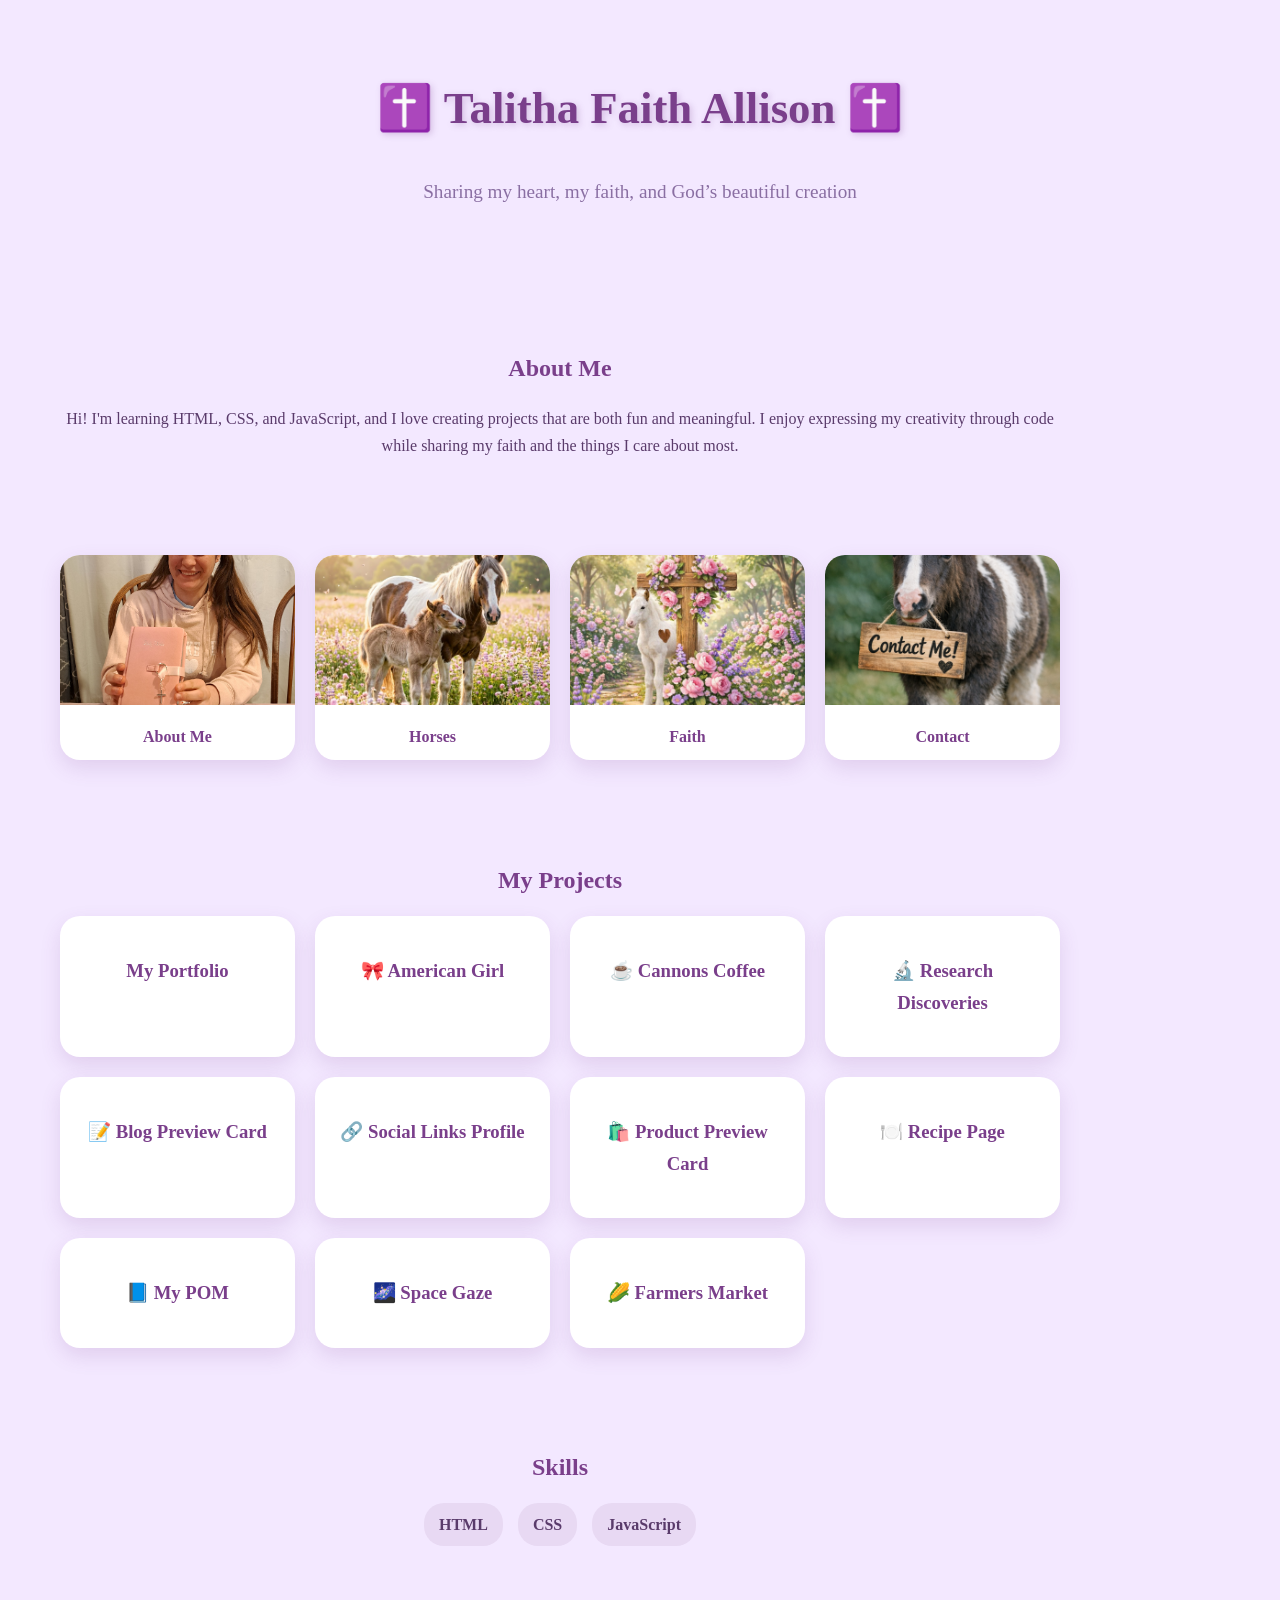
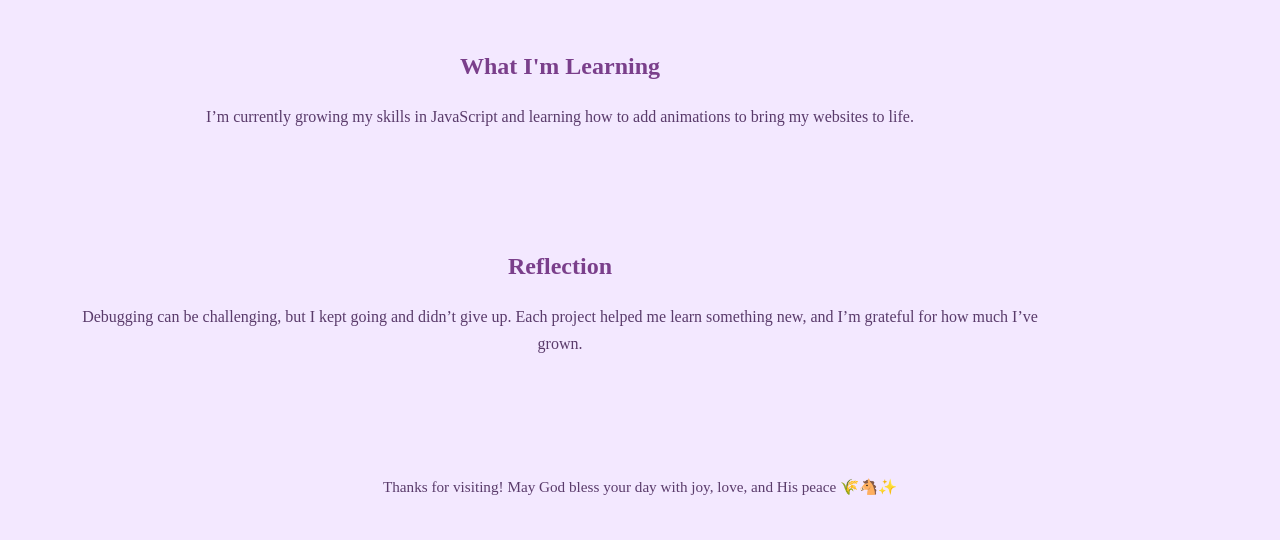
<file: index.html>
<!DOCTYPE html>
<html lang="en">

<head>
  <meta charset="UTF-8">
  <meta name="viewport" content="width=device-width, initial-scale=1.0">
  <title>Home | Talitha Faith Allison</title>

  <!-- Favicon -->
  <link rel="icon" type="image/x-icon" href="images/Serene cross in pastel clouds.png">

  <!-- Styles -->
  <link rel="stylesheet" href="css/styles.css">
</head>

<body>

<header>
  <h1 class="main-title">✝️ Talitha Faith Allison ✝️</h1>
  <p class="subtitle">Sharing my heart, my faith, and God’s beautiful creation</p>
</header>

<!-- About -->
<section id="about">
  <h2>About Me</h2>
  <p>
    Hi! I'm learning HTML, CSS, and JavaScript, and I love creating projects that are both fun and meaningful.
    I enjoy expressing my creativity through code while sharing my faith and the things I care about most.
  </p>
</section>

<!-- Navigation Cards -->
<section class="navigation">
  <div class="link-buttons">

    <a href="about.html" class="link-card">
      <img src="images/20260301_145327.jpg" alt="About Me">
      <span>About Me</span>
    </a>

    <a href="horse.html" class="link-card">
      <img src="images/Copilot_20260408_103343.png" alt="Horses">
      <span>Horses</span>
    </a>

    <a href="faith.html" class="link-card">
      <img src="images/Copilot_20260408_104647.png" alt="Faith">
      <span>Faith</span>
    </a>

    <a href="contact.html" class="link-card">
      <img src="images/Copilot_20260408_102014.png" alt="Contact">
      <span>Contact</span>
    </a>

  </div>
</section>

<!-- Projects -->
<section>
  <h2>My Projects</h2>

  <div class="card-container">

    <div class="card">
      <h3><a href="https://tali-allison.github.io/portfolio/" target="_blank">My Portfolio</a></h3>
    </div>

    <div class="card">
      <h3><a href="https://tali-allison.github.io/american-girl/" target="_blank">🎀 American Girl</a></h3>
    </div>

    <div class="card">
      <h3><a href="https://tali-allison.github.io/cannons-cafe-latte/" target="_blank">☕ Cannons Coffee</a></h3>
    </div>

    <div class="card">
      <h3><a href="https://tali-allison.github.io/research-discoveries/" target="_blank">🔬 Research Discoveries</a>
      </h3>
    </div>

    <div class="card">
      <h3><a href="https://tali-allison.github.io/blog-preview-card-main/" target="_blank">📝 Blog Preview Card</a>
      </h3>
    </div>

    <div class="card">
      <h3><a href="https://tali-allison.github.io/social-links-profile-main/" target="_blank">🔗 Social Links
          Profile</a></h3>
    </div>

    <div class="card">
      <h3><a href="https://tali-allison.github.io/product-preview-card-component-main/" target="_blank">🛍️ Product
          Preview Card</a></h3>
    </div>

    <div class="card">
      <h3><a href="https://tali-allison.github.io/recipe-page-main/" target="_blank">🍽️ Recipe Page</a></h3>
    </div>

    <div class="card">
      <h3><a href="https://tali-allison.github.io/POM/" target="_blank">📘 My POM</a></h3>
    </div>

    <div class="card">
      <h3><a href="https://tali-allison.github.io/space-gaze/" target="_blank">🌌 Space Gaze</a></h3>
    </div>

    <div class="card">
      <h3><a href="https://tali-allison.github.io/farmers-market/" target="_blank">🌽 Farmers Market</a></h3>
    </div>

  </div>
</section>

<!-- Skills -->
<section class="skills">
  <h2>Skills</h2>
  <div class="skill-list">
    <span>HTML</span>
    <span>CSS</span>
    <span>JavaScript</span>
  </div>
</section>

<!-- Learning -->
<section>
  <h2>What I'm Learning</h2>
  <p>
    I’m currently growing my skills in JavaScript and learning how to add animations to bring my websites to life.
  </p>
</section>

<!-- Reflection -->
<section>
  <h2>Reflection</h2>
  <p>
    Debugging can be challenging, but I kept going and didn’t give up. Each project helped me learn something new,
    and I’m grateful for how much I’ve grown.
  </p>
</section>

<!-- Footer -->
<footer>
  <p>Thanks for visiting! May God bless your day with joy, love, and His peace 🌾🐴✨</p>
</footer>

</body>

</html>
</file>
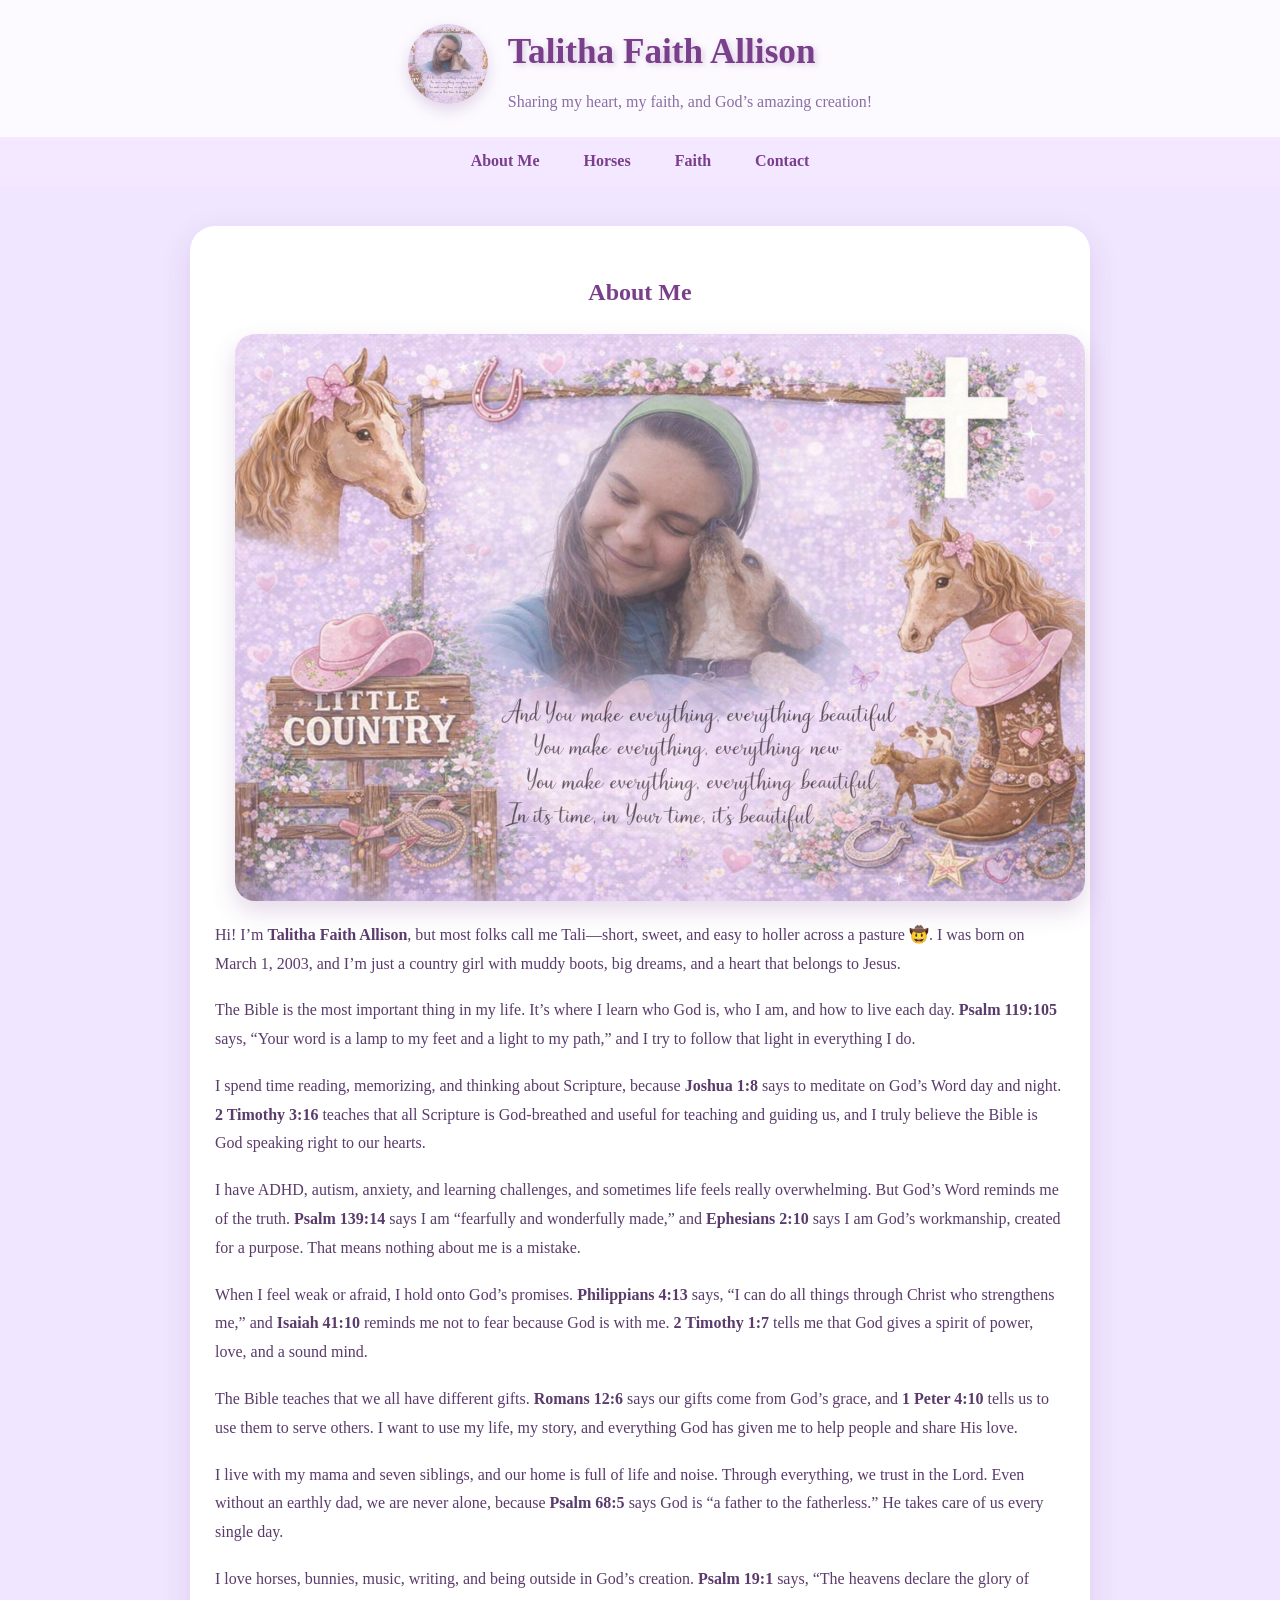
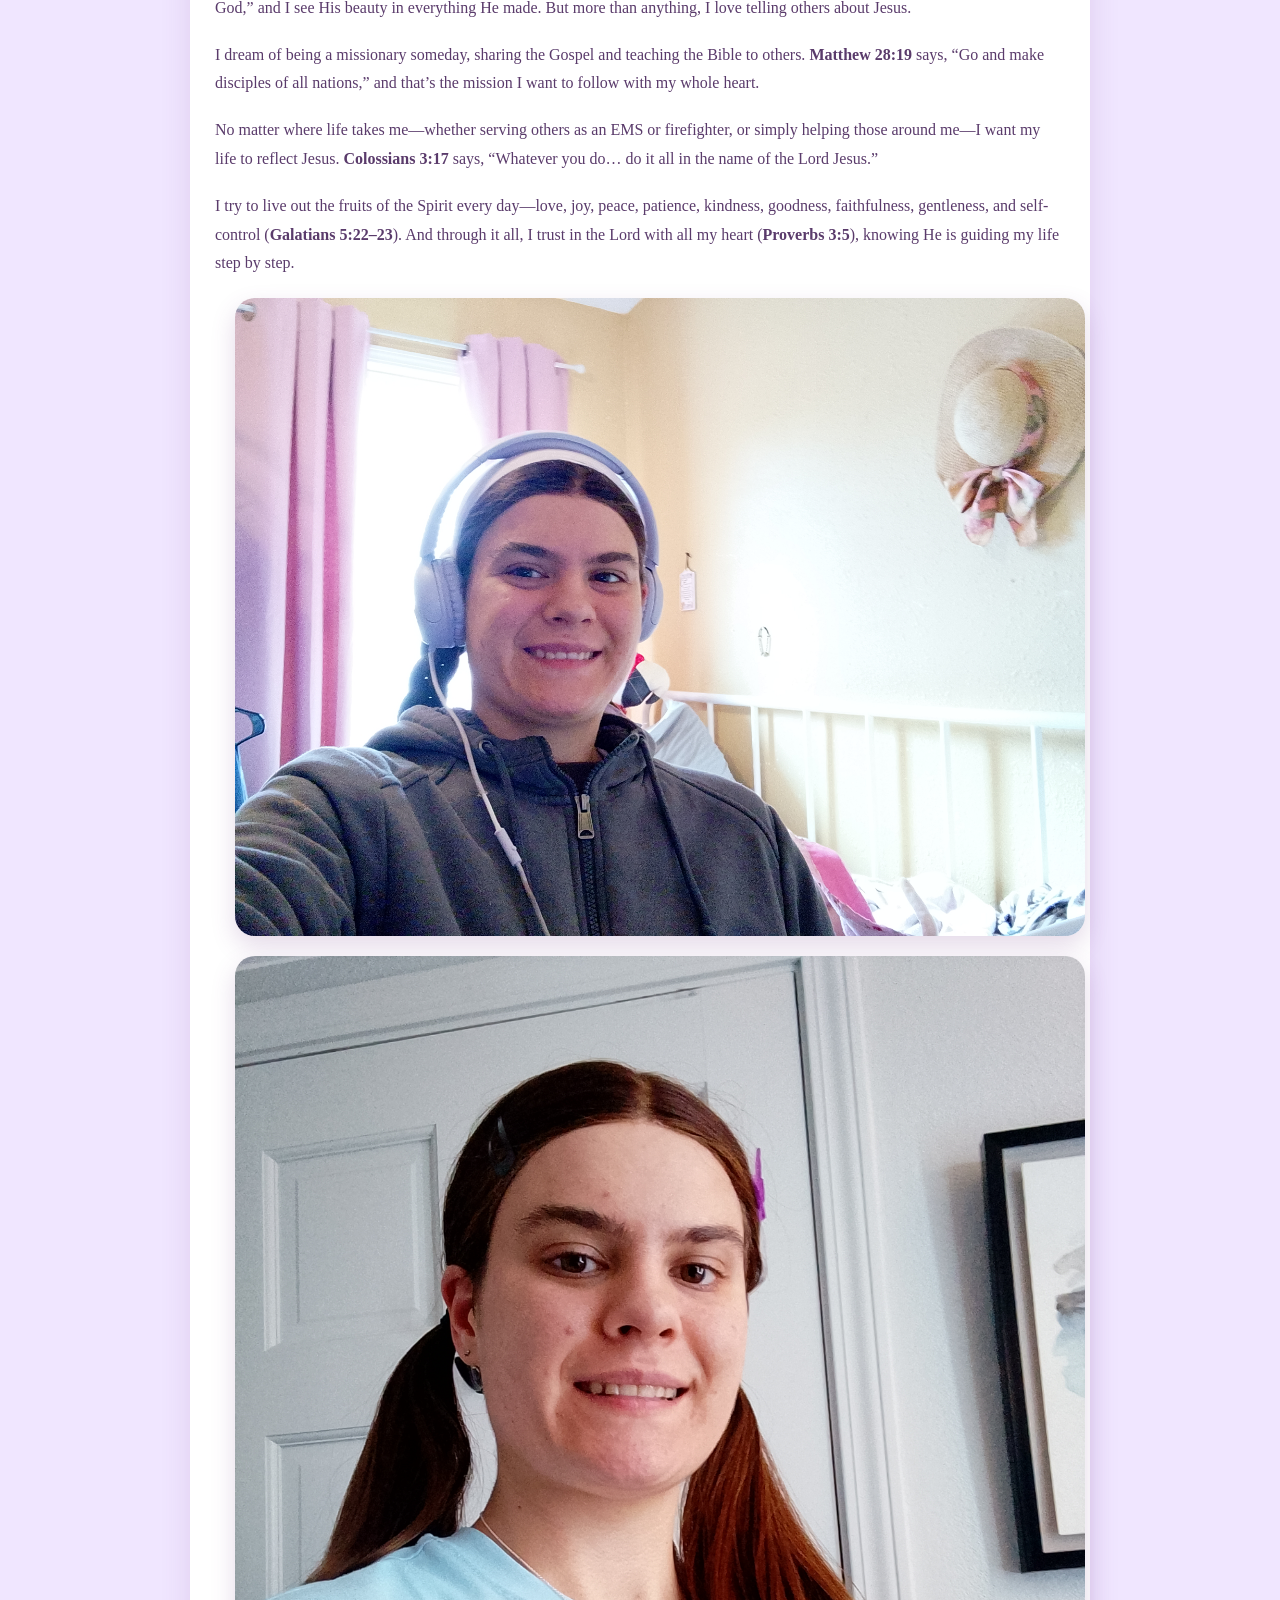
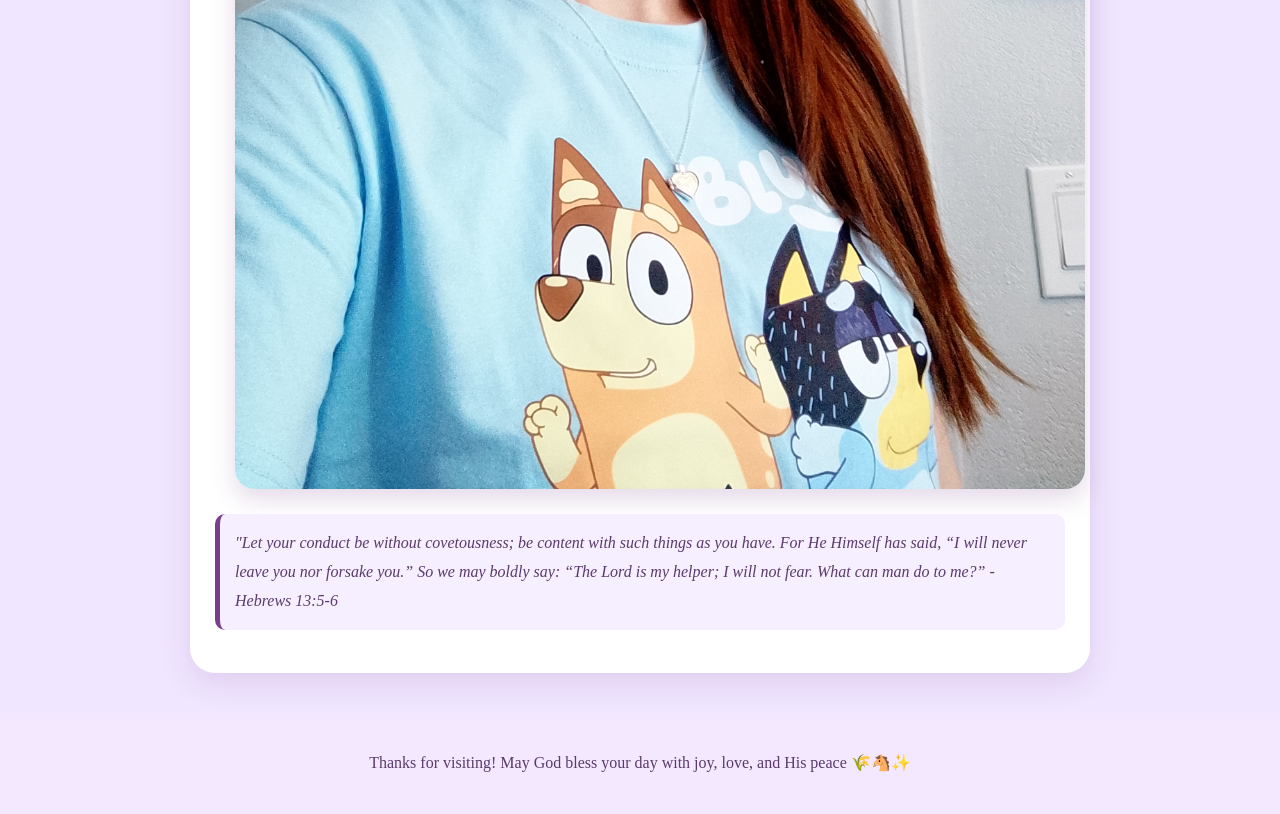
<file: about.html>
<!DOCTYPE html>
<html lang="en">
<head>
    <meta charset="UTF-8">
    <meta name="viewport" content="width=device-width, initial-scale=1.0">
    <title>About</title>
     <link rel="stylesheet" href="css/about.css">
</head>
<body>
<header class="site-header">
  <div class="header-container">

    <a href="index.html"><img src="images/Copilot_20260401_102126.png" alt="Logo" class="logo"></a>


    <div class="header-text">
      <h1 class="main-title">Talitha Faith Allison</h1>
      <p class="subtitle">
        Sharing my heart, my faith, and God’s amazing creation!
      </p>
    </div>

  </div>
</header>


<nav>
  <ul>
    <li><a href="about.html">About Me</a></li>
    <li><a href="horse.html">Horses</a></li>
    <li><a href="faith.html">Faith</a></li>
    <li><a href="contact.html">Contact</a></li>
  </ul>
</nav>

<section id="about">
  <h2>About Me</h2>

  <img src="images/Copilot_20260401_102126.png" alt="Tali smiling">

  <p>
    Hi! I’m <strong>Talitha Faith Allison</strong>, but most folks call me Tali—short, sweet, and easy to holler across a pasture 🤠. I was born on March 1, 2003, and I’m just a country girl with muddy boots, big dreams, and a heart that belongs to Jesus.
  </p>

  <p>
    The Bible is the most important thing in my life. It’s where I learn who God is, who I am, and how to live each day. <strong>Psalm 119:105</strong> says, “Your word is a lamp to my feet and a light to my path,” and I try to follow that light in everything I do.
  </p>

  <p>
    I spend time reading, memorizing, and thinking about Scripture, because <strong>Joshua 1:8</strong> says to meditate on God’s Word day and night. <strong>2 Timothy 3:16</strong> teaches that all Scripture is God-breathed and useful for teaching and guiding us, and I truly believe the Bible is God speaking right to our hearts.
  </p>

  <p>
    I have ADHD, autism, anxiety, and learning challenges, and sometimes life feels really overwhelming. But God’s Word reminds me of the truth. <strong>Psalm 139:14</strong> says I am “fearfully and wonderfully made,” and <strong>Ephesians 2:10</strong> says I am God’s workmanship, created for a purpose. That means nothing about me is a mistake.
  </p>

  <p>
    When I feel weak or afraid, I hold onto God’s promises. <strong>Philippians 4:13</strong> says, “I can do all things through Christ who strengthens me,” and <strong>Isaiah 41:10</strong> reminds me not to fear because God is with me. <strong>2 Timothy 1:7</strong> tells me that God gives a spirit of power, love, and a sound mind.
  </p>

  <p>
    The Bible teaches that we all have different gifts. <strong>Romans 12:6</strong> says our gifts come from God’s grace, and <strong>1 Peter 4:10</strong> tells us to use them to serve others. I want to use my life, my story, and everything God has given me to help people and share His love.
  </p>

  <p>
    I live with my mama and seven siblings, and our home is full of life and noise. Through everything, we trust in the Lord. Even without an earthly dad, we are never alone, because <strong>Psalm 68:5</strong> says God is “a father to the fatherless.” He takes care of us every single day.
  </p>

  <p>
    I love horses, bunnies, music, writing, and being outside in God’s creation. <strong>Psalm 19:1</strong> says, “The heavens declare the glory of God,” and I see His beauty in everything He made. But more than anything, I love telling others about Jesus.
  </p>

  <p>
    I dream of being a missionary someday, sharing the Gospel and teaching the Bible to others. <strong>Matthew 28:19</strong> says, “Go and make disciples of all nations,” and that’s the mission I want to follow with my whole heart.
  </p>

  <p>
    No matter where life takes me—whether serving others as an EMS or firefighter, or simply helping those around me—I want my life to reflect Jesus. <strong>Colossians 3:17</strong> says, “Whatever you do… do it all in the name of the Lord Jesus.”
  </p>

  <p>
    I try to live out the fruits of the Spirit every day—love, joy, peace, patience, kindness, goodness, faithfulness, gentleness, and self-control (<strong>Galatians 5:22–23</strong>). And through it all, I trust in the Lord with all my heart (<strong>Proverbs 3:5</strong>), knowing He is guiding my life step by step.
  </p>

  <img src="images/IMG_20260121_112059.jpg" alt="Tali enjoying school">

  <img src="images/IMG_20260202_193648.jpg" alt="Tali">

  <p class="bible-verse">
   "Let your conduct be without covetousness; be content with such things as you have. For He Himself has said, “I will never leave you nor forsake you.” So we may boldly say: “The Lord is my helper; I will not fear. What can man do to me?” - Hebrews 13:5-6
  </p>
</section>
<footer>
  <p>Thanks for visiting! May God bless your day with joy, love, and His peace 🌾🐴✨</p>
</footer>
</body>
</html>
</file>
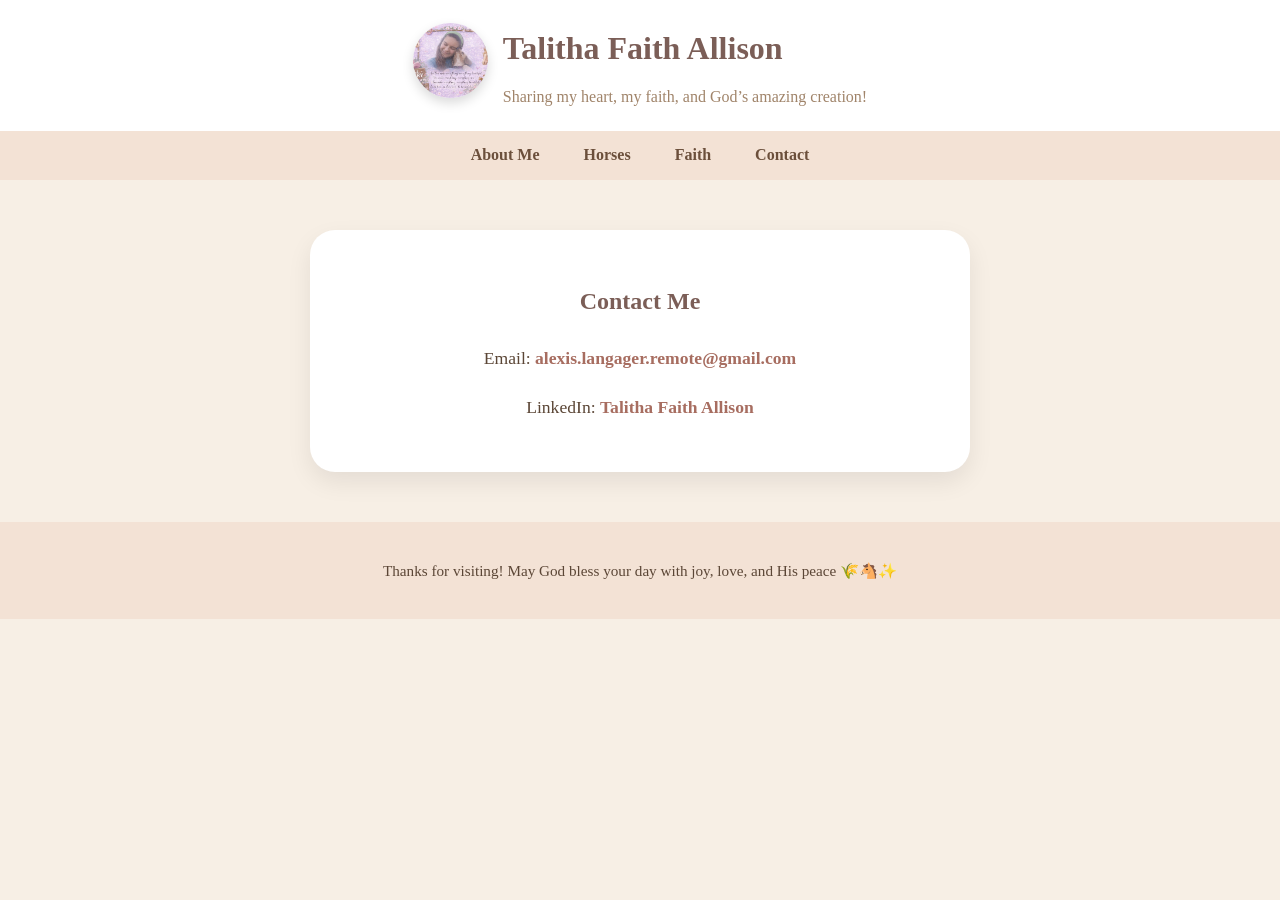
<file: contact.html>
<!DOCTYPE html>
<html lang="en">
<head>
    <meta charset="UTF-8">
    <meta name="viewport" content="width=device-width, initial-scale=1.0">
    <link rel="icon" type="image/x-icon" href="images/Serene cross in pastel clouds.png">
    <title>Contact Me</title>
     <link rel="stylesheet" href="css/contact.css">
</head>
<body>
  <header class="site-header">
    <div class="header-container">
  
      <a href="index.html"><img src="images/Copilot_20260401_102126.png" alt="Logo" class="logo"></a>
  
  
      <div class="header-text">
        <h1 class="main-title">Talitha Faith Allison</h1>
        <p class="subtitle">
          Sharing my heart, my faith, and God’s amazing creation!
        </p>
      </div>
  
    </div>
  </header>

  
    <nav>
      <ul>
        <li><a href="about.html">About Me</a></li>
        <li><a href="horse.html">Horses</a></li>
        <li><a href="faith.html">Faith</a></li>
        <li><a href="contact.html">Contact</a></li>
      </ul>
    </nav>
    <section id="contact">
  <h2>Contact Me</h2>
<p>Email: <a href="mailto:alexis.langager.remote@gmail.com">alexis.langager.remote@gmail.com</a></p>
<p>LinkedIn: <a href="https://www.linkedin.com/in/talitha-allison-9b1a4b1b3/" target="_blank">Talitha Faith Allison</a></p>
  
</section>
<footer>
  <p>Thanks for visiting! May God bless your day with joy, love, and His peace 🌾🐴✨</p>
</footer>
</body>
</html>
</file>
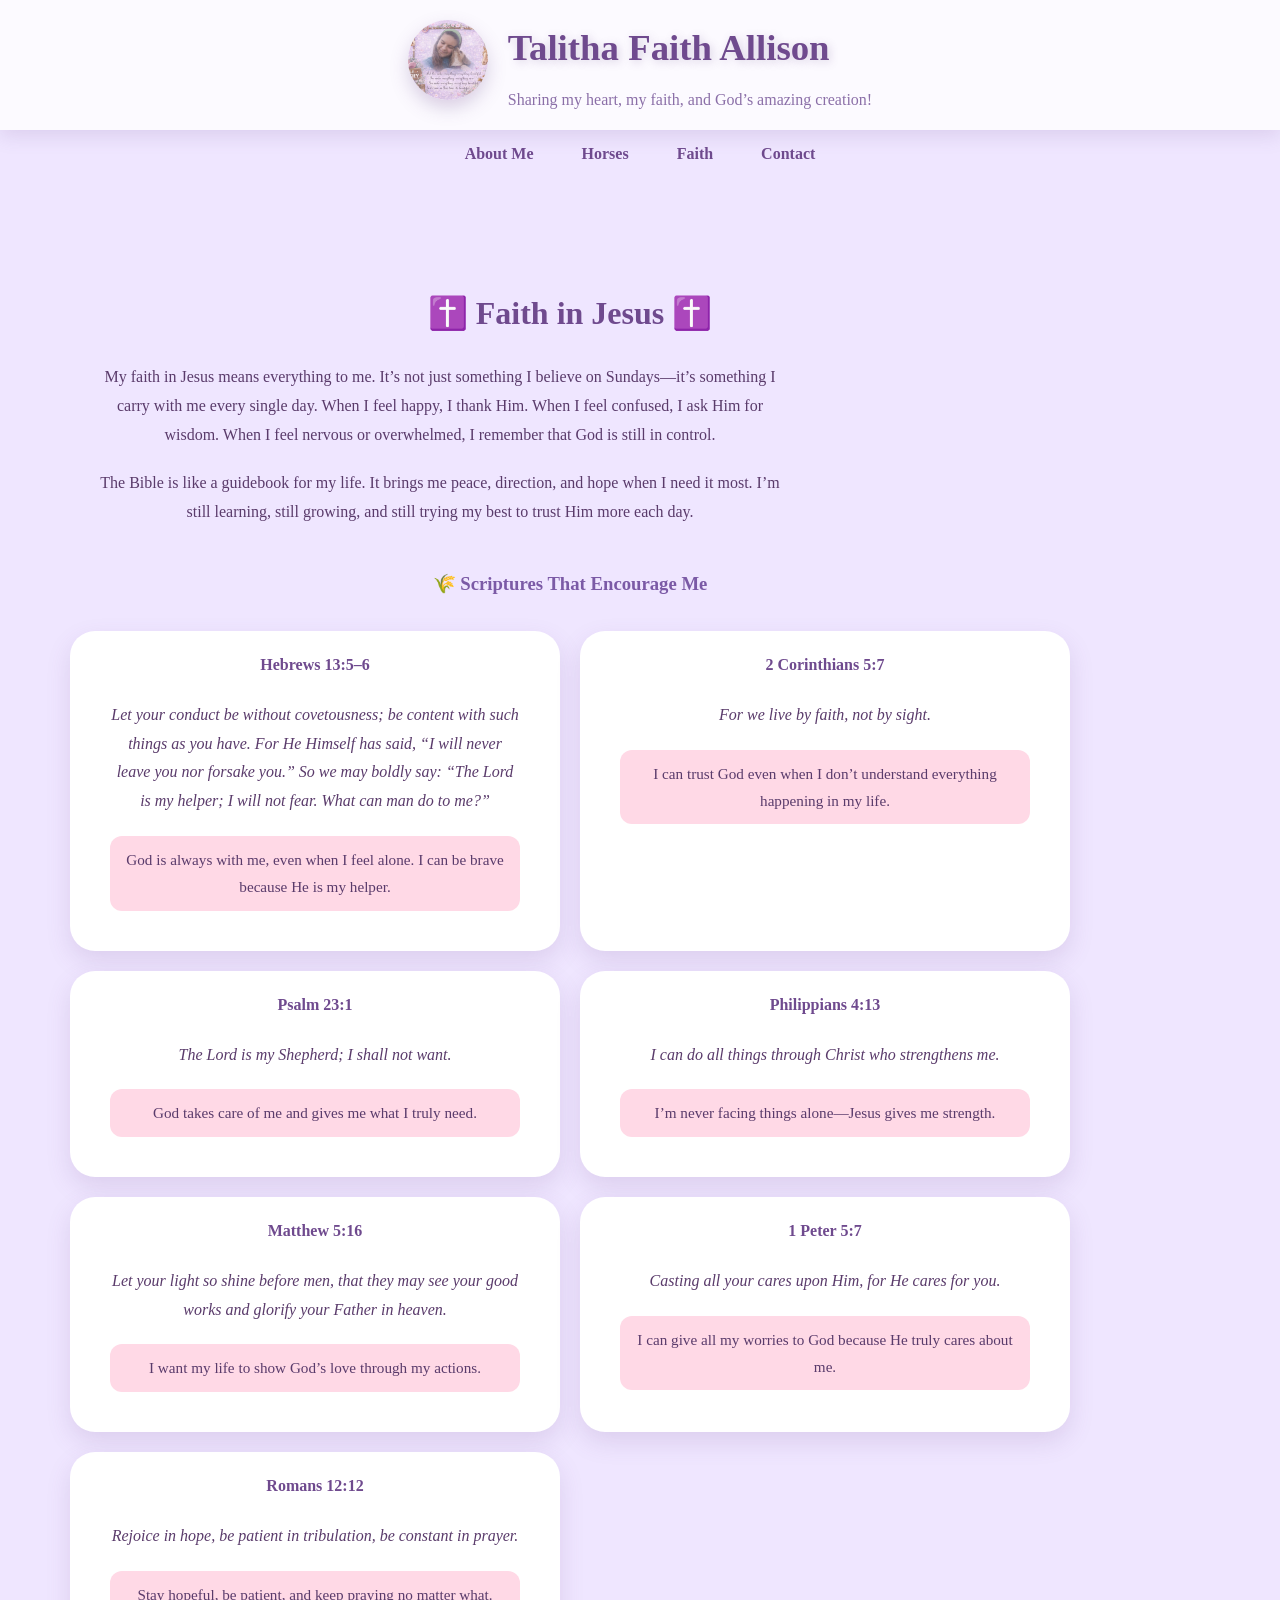
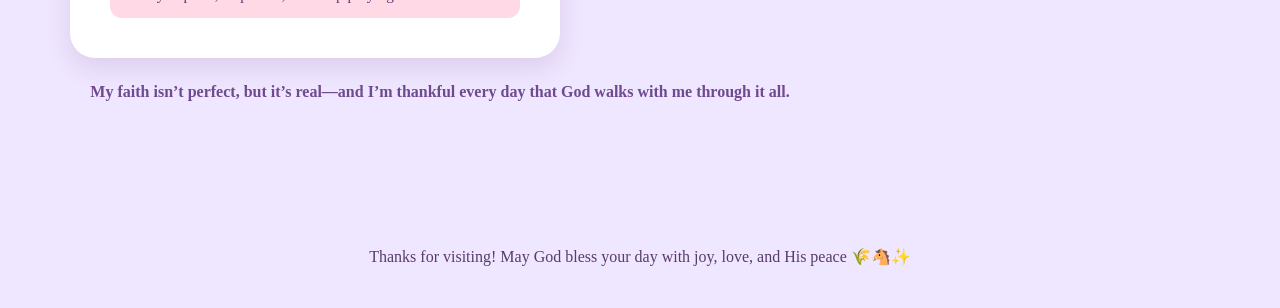
<file: faith.html>
<!DOCTYPE html>
<html lang="en">

<head>
  <meta charset="UTF-8">
  <meta name="viewport" content="width=device-width, initial-scale=1.0">
  <link rel="icon" type="image/x-icon" href="images/Serene cross in pastel clouds.png">
  <title>Faith | Talitha Faith Allison</title>
  <link rel="stylesheet" href="css/faith.css">
</head>

<body>

  <header class="site-header">
    <div class="header-container">

      <a href="index.html">
        <img src="images/Copilot_20260401_102126.png" alt="Talitha logo" class="logo">
      </a>

      <div class="header-text">
        <h1 class="main-title">Talitha Faith Allison</h1>
        <p class="subtitle">Sharing my heart, my faith, and God’s amazing creation!</p>
      </div>

    </div>
  </header>

  <nav>
    <ul>
      <li><a href="about.html">About Me</a></li>
      <li><a href="horse.html">Horses</a></li>
      <li><a href="faith.html" class="active">Faith</a></li>
      <li><a href="contact.html">Contact</a></li>
    </ul>
  </nav>

  <main>
    <section id="faith">

      <h2>✝️ Faith in Jesus ✝️</h2>

      <p>
        My faith in Jesus means everything to me. It’s not just something I believe on Sundays—it’s something I carry
        with me
        every single day. When I feel happy, I thank Him. When I feel confused, I ask Him for wisdom. When I feel
        nervous or
        overwhelmed, I remember that God is still in control.
      </p>

      <p>
        The Bible is like a guidebook for my life. It brings me peace, direction, and hope when I need it most. I’m
        still
        learning, still growing, and still trying my best to trust Him more each day.
      </p>

      <h3 class="section-title">🌾 Scriptures That Encourage Me</h3>

      <div class="verse-container">

        <article class="verse-card">
          <h4>Hebrews 13:5–6</h4>
          <p class="verse-text">
            Let your conduct be without covetousness; be content with such things as you have. For He Himself has said,
            “I will never leave you nor forsake you.” So we may boldly say: “The Lord is my helper; I will not fear.
            What can man do to me?”
          </p>
          <p class="note">God is always with me, even when I feel alone. I can be brave because He is my helper.</p>
        </article>

        <article class="verse-card">
          <h4>2 Corinthians 5:7</h4>
          <p class="verse-text">For we live by faith, not by sight.</p>
          <p class="note">I can trust God even when I don’t understand everything happening in my life.</p>
        </article>

        <article class="verse-card">
          <h4>Psalm 23:1</h4>
          <p class="verse-text">The Lord is my Shepherd; I shall not want.</p>
          <p class="note">God takes care of me and gives me what I truly need.</p>
        </article>

        <article class="verse-card">
          <h4>Philippians 4:13</h4>
          <p class="verse-text">I can do all things through Christ who strengthens me.</p>
          <p class="note">I’m never facing things alone—Jesus gives me strength.</p>
        </article>

        <article class="verse-card">
          <h4>Matthew 5:16</h4>
          <p class="verse-text">
            Let your light so shine before men, that they may see your good works and glorify your Father in heaven.
          </p>
          <p class="note">I want my life to show God’s love through my actions.</p>
        </article>

        <article class="verse-card">
          <h4>1 Peter 5:7</h4>
          <p class="verse-text">Casting all your cares upon Him, for He cares for you.</p>
          <p class="note">I can give all my worries to God because He truly cares about me.</p>
        </article>

        <article class="verse-card">
          <h4>Romans 12:12</h4>
          <p class="verse-text">Rejoice in hope, be patient in tribulation, be constant in prayer.</p>
          <p class="note">Stay hopeful, be patient, and keep praying no matter what.</p>
        </article>

      </div>

      <p class="closing">
        My faith isn’t perfect, but it’s real—and I’m thankful every day that God walks with me through it all.
      </p>

    </section>
  </main>

  <footer>
    <p>Thanks for visiting! May God bless your day with joy, love, and His peace 🌾🐴✨</p>
  </footer>

</body>

</html>
</file>
<file: css/styles.css>
body {
  margin: 0;
  font-family: 'Georgia', serif;
  background: #f3e8ff;
  color: #5a3b6b;
  line-height: 1.7;
}

header {
  text-align: center;
  padding: 40px 20px;
}

.main-title {
  font-size: 2.8rem;
  color: #7a3f8b;
  text-shadow: 2px 2px 6px #7a3f8b40;
}

.subtitle {
  font-size: 1.2rem;
  color: #8a6fa3;
}
section {
  max-width: 1000px;
  margin: 40px;
  padding: 20px;
}

h2 {
  text-align: center;
  color: #7a3f8b;
  margin-bottom: 15px;
}

p {
  text-align: center;
}


.link-buttons {
  display: grid;
  grid-template-columns: 1fr 1fr 1fr 1fr;
  gap: 20px;
}

.link-card {
  text-decoration: none;
  background: white;
  border-radius: 20px;
  overflow: hidden;
  box-shadow: 0 8px 20px #7a3f8b26;
}

.link-card img {
  width: 100%;
  height: 150px;
  object-fit: cover;
}

.link-card span {
  display: block;
  padding: 10px;
  text-align: center;
  font-weight: bold;
  color: #7a3f8b;
}

.link-card:hover {
  transform: translateY(-5px);
  box-shadow: 0 12px 25px #7a3f8b40;
}

.card-container {
  display: grid;
  grid-template-columns: 1fr 1fr 1fr 1fr;
  gap: 20px;
}

.card {
  background: white;
  padding: 20px;
  border-radius: 20px;
  text-align: center;
  box-shadow: 0 8px 20px #7a3f8b26;
}


.card a {
  text-decoration: none;
  color: #7a3f8b;
}

.skill-list {
  display: flex;
  justify-content: center;
  gap: 15px;
  flex-wrap: wrap;
}

.skill-list span {
  background: #e8d9f3;
  padding: 8px 15px;
  border-radius: 20px;
  font-weight: bold;
}

footer {
  text-align: center;
  padding: 25px;
  background: #f3e8ff;
  margin-top: 40px;
  font-size: 0.95rem;
}

@media (max-width: 600px) {
  .main-title {
    font-size: 2rem;
  }

  .link-card img {
    height: 120px;
  }
}
</file>
<file: css/about.css>
body {
    margin: 0;
    font-family: 'Georgia', serif;
    background: #f0e6ff;
    color: #5a3b6b;
    line-height: 1.8;
}

.site-header {
    background: #ffffffcc;
    box-shadow: 0 4px 15px #7a3f8b26;
    padding: 20px;
}

.header-container {
    display: flex;
    align-items: center;
    justify-content: center;
    gap: 20px;
    flex-wrap: wrap;
}

.logo {
    width: 80px;
    height: 80px;
    border-radius: 50%;
    object-fit: cover;
    box-shadow: 0 6px 15px #7a3f8b33;
}

.main-title {
    margin: 0;
    font-size: 2.2rem;
    color: #7a3f8b;
    text-shadow: 2px 2px 6px #7a3f8b40;
}

.subtitle {
    margin: 5px 0 0;
    color: #8a6fa3;
}


nav {
    background: #f3e8ff;
    padding: 10px;
}

nav ul {
    list-style: none;
    display: flex;
    justify-content: center;
    gap: 20px;
    padding: 0;
    margin: 0;
}

nav a {
    text-decoration: none;
    color: #7a3f8b;
    font-weight: bold;
    padding: 6px 12px;
    border-radius: 15px;
    transition: 0.3s;
}

nav a:hover {
    background: #e8d9f3;
}

#about {
    max-width: 850px;
    margin: 40px auto;
    padding: 25px;
    background: white;
    border-radius: 25px;
    box-shadow: 0 10px 30px #7a3f8b26;
}

#about h2 {
    text-align: center;
    color: #7a3f8b;
}

#about p {
    margin-bottom: 18px;
}


#about img {
    display: block;
    max-width: 100%;
    margin: 20px;
    border-radius: 20px;
    box-shadow: 0 10px 25px #7a3f8b33;
}

.bible-verse {
    margin-top: 25px;
    padding: 15px;
    background: #f6efff;
    border-left: 5px solid #7a3f8b;
    font-style: italic;
    border-radius: 10px;
}


footer {
    text-align: center;
    padding: 20px;
    background: #f3e8ff;
    margin-top: 40px;
}


@media (max-width: 600px) {
    .main-title {
        font-size: 1.6rem;
    }

    .logo {
        width: 60px;
        height: 60px;
    }

    nav ul {
        flex-direction: column;
        gap: 10px;
    }
}
</file>
<file: css/contact.css>
body {
    margin: 0;
    font-family: 'Georgia', serif;
    background:  #f7efe5;
    color: #5b4636;
    line-height: 1.8;
}

.site-header {
    background: #fff;
    padding: 20px;
    box-shadow: 0 4px 12px #00000014;
}

.header-container {
    display: flex;
    align-items: center;
    justify-content: center;
    gap: 15px;
    flex-wrap: wrap;
}

.logo {
    width: 75px;
    height: 75px;
    border-radius: 50%;
    object-fit: cover;
    box-shadow: 0 5px 12px #00000026;
}

.main-title {
    margin: 0;
    font-size: 2rem;
    color: #7b5e57;
}

.subtitle {
    margin: 5px 0 0;
    color: #a0846a;
}

nav {
    background: #f3e2d5;
    padding: 10px;
}

nav ul {
    list-style: none;
    display: flex;
    justify-content: center;
    gap: 20px;
    margin: 0;
    padding: 0;
}

nav a {
    text-decoration: none;
    color: #6b4f3b;
    font-weight: bold;
    padding: 12px;
    border-radius: 20px;
    transition: 0.3s;
}

nav a:hover {
    background: #e8d3c3;
}

#contact {
    max-width: 600px;
    margin: 50px auto;
    padding: 30px;
    background: #fff;
    border-radius: 25px;
    box-shadow: 0 10px 25px #00000014;
    text-align: center;
}

#contact h2 {
    color: #7b5e57;
}

#contact p {
    font-size: 1.1rem;
}

#contact a {
    color: #a76d60;
    text-decoration: none;
    font-weight: bold;
}

#contact a:hover {
    text-decoration: underline;
}

footer {
    text-align: center;
    padding: 20px;
    background: #f3e2d5;
    margin-top: 40px;
    font-size: 0.95rem;
}

@media (max-width: 600px) {
    .main-title {
        font-size: 1.5rem;
    }

    nav ul {
        flex-direction: column;
        gap: 10px;
    }
}
</file>
<file: css/faith.css>
:root {
    --lavender: #efe6ff;
    --soft-purple: #d9c7ff;
    --deep-purple: #6f4a8e;
    --rose: #ffd9e6;
    --cream: #fffaf5;
    --text: #5a3b6b;
}

body {
    margin: 0;
    font-family: 'Georgia', serif;
    background: var(--lavender);
    color: var(--text);
    line-height: 1.8;
}

.site-header {
    background: rgba(255, 255, 255, 0.8);
    backdrop-filter: blur(10px);
    padding: 15px 20px;
    box-shadow: 0 6px 18px #6f4a8e26;
}

.header-container {
    display: flex;
    align-items: center;
    justify-content: center;
    gap: 20px;
    flex-wrap: wrap;
}

.logo {
    width: 80px;
    height: 80px;
    border-radius: 50%;
    object-fit: cover;
    box-shadow: 0 8px 18px #6f4a8e40;
}

.main-title {
    margin: 0;
    font-size: 2.3rem;
    color: var(--deep-purple);
    text-shadow: 2px 2px 8px #6f4a8e40;
}

.subtitle {
    margin: 5px 0 0;
    color: #8b6fa8;
}

nav {
    background: var(--lavender);
    padding: 10px;
}

nav ul {
    list-style: none;
    display: flex;
    justify-content: center;
    gap: 20px;
    padding: 0;
    margin: 0;
}

nav a {
    text-decoration: none;
    color: var(--deep-purple);
    font-weight: bold;
    padding: 6px 14px;
    border-radius: 20px;
    transition: 0.3s;
}

nav a:hover{
    background: var(--soft-purple);
}


#faith {
    max-width: 1000px;
    margin: 50px;
    padding: 30px 20px;
    text-align: center;
}

#faith h2 {
    color: var(--deep-purple);
    font-size: 2rem;
    margin-bottom: 15px;
}

.section-title {
    margin-top: 40px;
    color: #7b5aa6;
}

#faith p {
    max-width: 700px;
    margin: 20px;
}


.verse-container {
    display: grid;
    grid-template-columns:1fr 1fr;
    gap: 20px;
    margin-top: 30px;
}

.verse-card {
    background: white;
    border-radius: 25px;
    padding: 20px;
    box-shadow: 0 10px 25px #6f4a8e26;
}

.verse-card h4 {
    margin-top: 0;
    color: var(--deep-purple);
}

.verse-text {
    font-style: italic;
    margin: 10px;
}

.note {
    font-size: 0.95rem;
    background: var(--rose);
    padding: 10px;
    border-radius: 12px;
}

.closing {
    margin-top: 40px;
    font-weight: bold;
    color: var(--deep-purple);
}

footer {
    text-align: center;
    padding: 20px;
    background: var(--lavender);
    margin-top: 40px;
}

@media (max-width: 600px) {
    .main-title {
        font-size: 1.7rem;
    }

    .verse-container {
        grid-template-columns: 1fr;
    }
}
</file>
